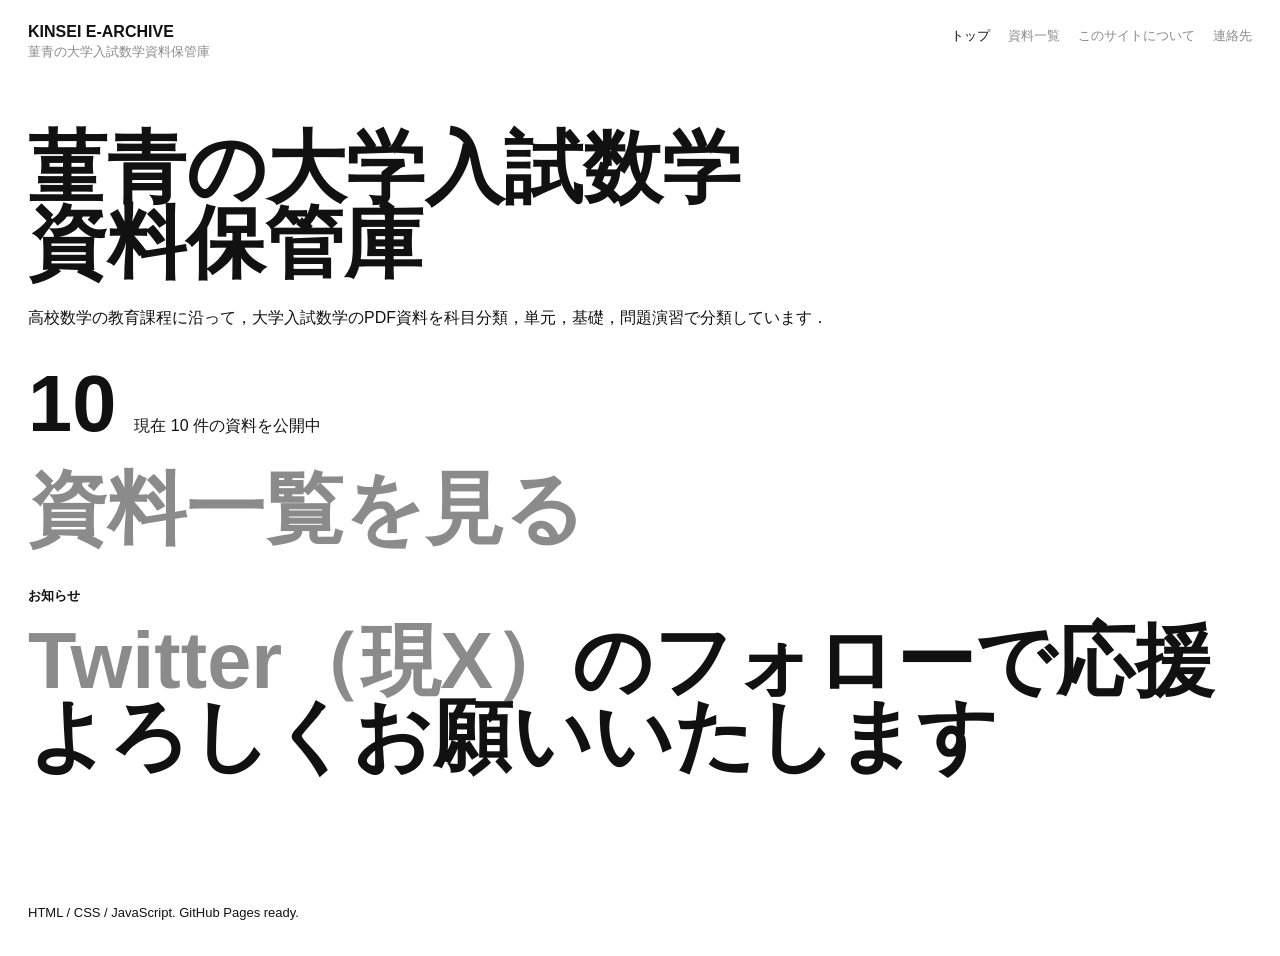
<file: index.html>
<!doctype html>
<html lang="ja">
  <head>
    <meta charset="utf-8">
    <meta name="viewport" content="width=device-width, initial-scale=1">
    <title>KINSEI E-ARCHIVE | 菫青の大学入試数学資料保管庫</title>
    <meta name="description" content="大学入試数学のPDF資料を整理して公開する資料保管庫です．">
    <link rel="stylesheet" href="./css/style.css?v=20260515-3">
    <script src="./js/materials.js?v=20260515-3" defer></script>
  </head>
  <body>
    <a class="skip-link" href="#main">本文へ移動</a>
    <header class="site-header">
      <a class="site-name" href="./index.html?v=20260515-3" aria-label="KINSEI E-ARCHIVE ホーム">
        <span>KINSEI E-ARCHIVE</span>
        <small>菫青の大学入試数学資料保管庫</small>
      </a>
      <nav class="site-nav" aria-label="主要ナビゲーション">
        <a class="is-active" href="./index.html?v=20260515-3">トップ</a>
        <a href="./materials.html?v=20260515-3">資料一覧</a>
        <a href="./about.html?v=20260515-3">このサイトについて</a>
        <a href="./contact.html?v=20260515-3">連絡先</a>
      </nav>
    </header>

    <main id="main" class="page-main">
      <section class="home-intro">
        <h1>菫青の大学入試数学<br>資料保管庫</h1>
        <p class="lead">
          高校数学の教育課程に沿って，大学入試数学のPDF資料を科目分類，単元，基礎，問題演習で分類しています．
        </p>
        <p class="count-line" aria-live="polite">
          <span id="homeMaterialCount">--</span>
          <span id="homeMaterialCountLabel">資料数を読み込み中</span>
        </p>
        <p class="primary-action">
          <a href="./materials.html?v=20260515-3">資料一覧を見る</a>
        </p>
      </section>

      <section class="news-section" aria-labelledby="news-title">
        <p class="section-label">お知らせ</p>
        <h2 id="news-title"><a href="https://x.com/_095y0" target="_blank" rel="noopener">Twitter（現X）</a>のフォローで応援よろしくお願いいたします</h2>
      </section>
    </main>

    <footer class="site-footer">
      <p>HTML / CSS / JavaScript. GitHub Pages ready.</p>
    </footer>
  </body>
</html>
</file>
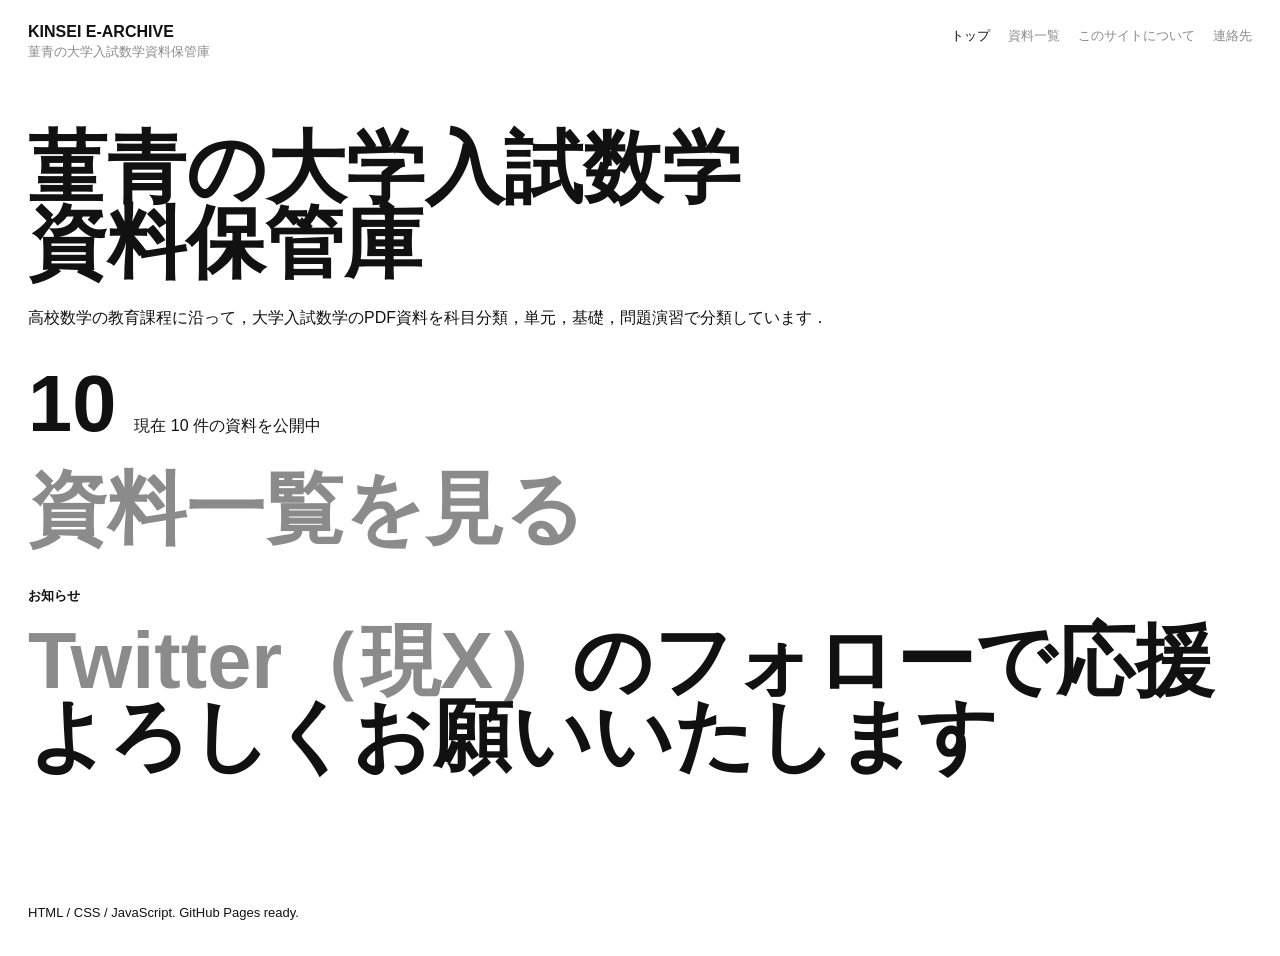
<file: standard/index.html>
<!doctype html>
<html lang="ja">
  <head>
    <meta charset="utf-8">
    <meta name="viewport" content="width=device-width, initial-scale=1">
    <title>菫青の大学入試数学資料保管庫</title>
    <link rel="canonical" href="../">
    <meta http-equiv="refresh" content="0; url=../">
    <script>window.location.replace("../");</script>
  </head>
  <body>
    <p><a href="../">菫青の大学入試数学資料保管庫へ移動します．</a></p>
  </body>
</html>
</file>
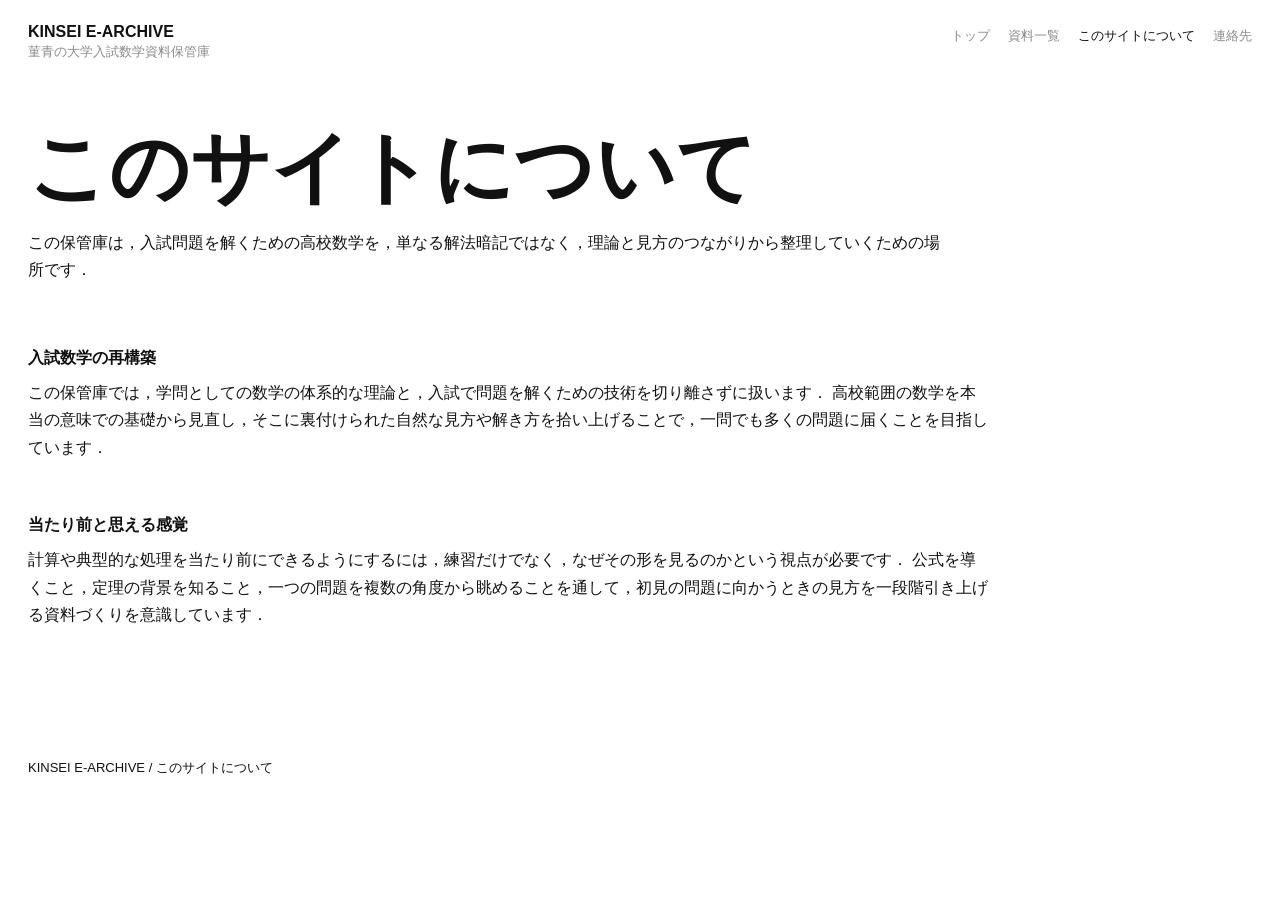
<file: about.html>
<!doctype html>
<html lang="ja">
  <head>
    <meta charset="utf-8">
    <meta name="viewport" content="width=device-width, initial-scale=1">
    <title>このサイトについて | KINSEI E-ARCHIVE</title>
    <meta name="description" content="菫青の大学入試数学資料保管庫の考え方と資料づくりの方針です．">
    <link rel="stylesheet" href="./css/style.css?v=20260515-3">
  </head>
  <body>
    <a class="skip-link" href="#main">本文へ移動</a>
    <header class="site-header">
      <a class="site-name" href="./index.html?v=20260515-3" aria-label="KINSEI E-ARCHIVE ホーム">
        <span>KINSEI E-ARCHIVE</span>
        <small>菫青の大学入試数学資料保管庫</small>
      </a>
      <nav class="site-nav" aria-label="主要ナビゲーション">
        <a href="./index.html?v=20260515-3">トップ</a>
        <a href="./materials.html?v=20260515-3">資料一覧</a>
        <a class="is-active" href="./about.html?v=20260515-3">このサイトについて</a>
        <a href="./contact.html?v=20260515-3">連絡先</a>
      </nav>
    </header>

    <main id="main" class="page-main">
      <section class="page-title">
        <h1>このサイトについて</h1>
        <p>この保管庫は，入試問題を解くための高校数学を，単なる解法暗記ではなく，理論と見方のつながりから整理していくための場所です．</p>
      </section>

      <section class="text-stack" aria-label="サイト説明">
        <article>
          <h2>入試数学の再構築</h2>
          <p>
            この保管庫では，学問としての数学の体系的な理論と，入試で問題を解くための技術を切り離さずに扱います．
            高校範囲の数学を本当の意味での基礎から見直し，そこに裏付けられた自然な見方や解き方を拾い上げることで，一問でも多くの問題に届くことを目指しています．
          </p>
        </article>
        <article>
          <h2>当たり前と思える感覚</h2>
          <p>
            計算や典型的な処理を当たり前にできるようにするには，練習だけでなく，なぜその形を見るのかという視点が必要です．
            公式を導くこと，定理の背景を知ること，一つの問題を複数の角度から眺めることを通して，初見の問題に向かうときの見方を一段階引き上げる資料づくりを意識しています．
          </p>
        </article>
      </section>
    </main>

    <footer class="site-footer">
      <p>KINSEI E-ARCHIVE / このサイトについて</p>
    </footer>
  </body>
</html>
</file>
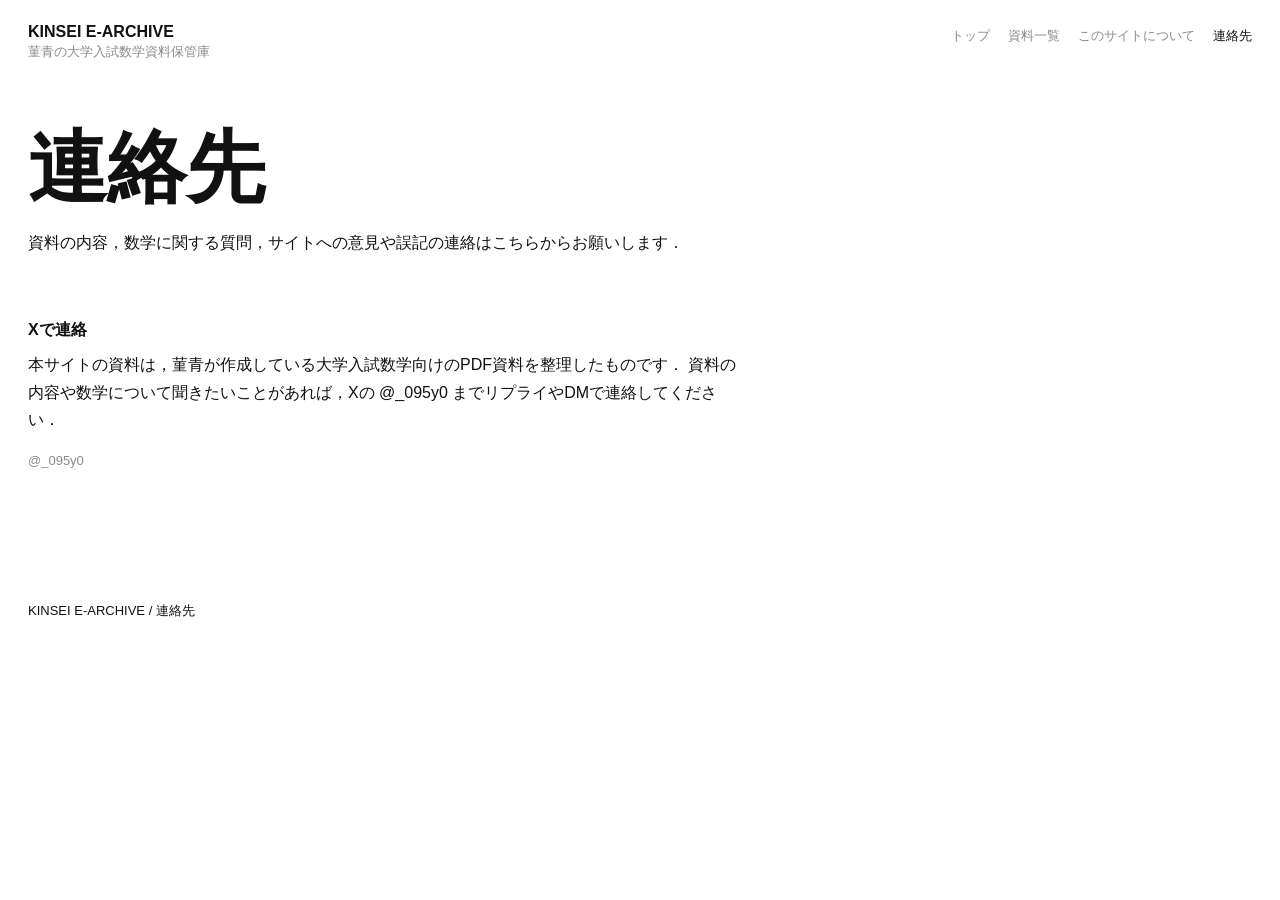
<file: contact.html>
<!doctype html>
<html lang="ja">
  <head>
    <meta charset="utf-8">
    <meta name="viewport" content="width=device-width, initial-scale=1">
    <title>連絡先 | KINSEI E-ARCHIVE</title>
    <meta name="description" content="菫青の大学入試数学資料保管庫への連絡先です．">
    <link rel="stylesheet" href="./css/style.css?v=20260515-3">
  </head>
  <body>
    <a class="skip-link" href="#main">本文へ移動</a>
    <header class="site-header">
      <a class="site-name" href="./index.html?v=20260515-3" aria-label="KINSEI E-ARCHIVE ホーム">
        <span>KINSEI E-ARCHIVE</span>
        <small>菫青の大学入試数学資料保管庫</small>
      </a>
      <nav class="site-nav" aria-label="主要ナビゲーション">
        <a href="./index.html?v=20260515-3">トップ</a>
        <a href="./materials.html?v=20260515-3">資料一覧</a>
        <a href="./about.html?v=20260515-3">このサイトについて</a>
        <a class="is-active" href="./contact.html?v=20260515-3">連絡先</a>
      </nav>
    </header>

    <main id="main" class="page-main">
      <section class="page-title">
        <h1>連絡先</h1>
        <p>資料の内容，数学に関する質問，サイトへの意見や誤記の連絡はこちらからお願いします．</p>
      </section>

      <section class="text-stack contact-stack" aria-label="連絡方法">
        <article>
          <h2>Xで連絡</h2>
          <p>
            本サイトの資料は，菫青が作成している大学入試数学向けのPDF資料を整理したものです．
            資料の内容や数学について聞きたいことがあれば，Xの @_095y0 までリプライやDMで連絡してください．
          </p>
          <a class="inline-action" href="https://x.com/_095y0" target="_blank" rel="noopener">@_095y0</a>
        </article>
      </section>
    </main>

    <footer class="site-footer">
      <p>KINSEI E-ARCHIVE / 連絡先</p>
    </footer>
  </body>
</html>
</file>
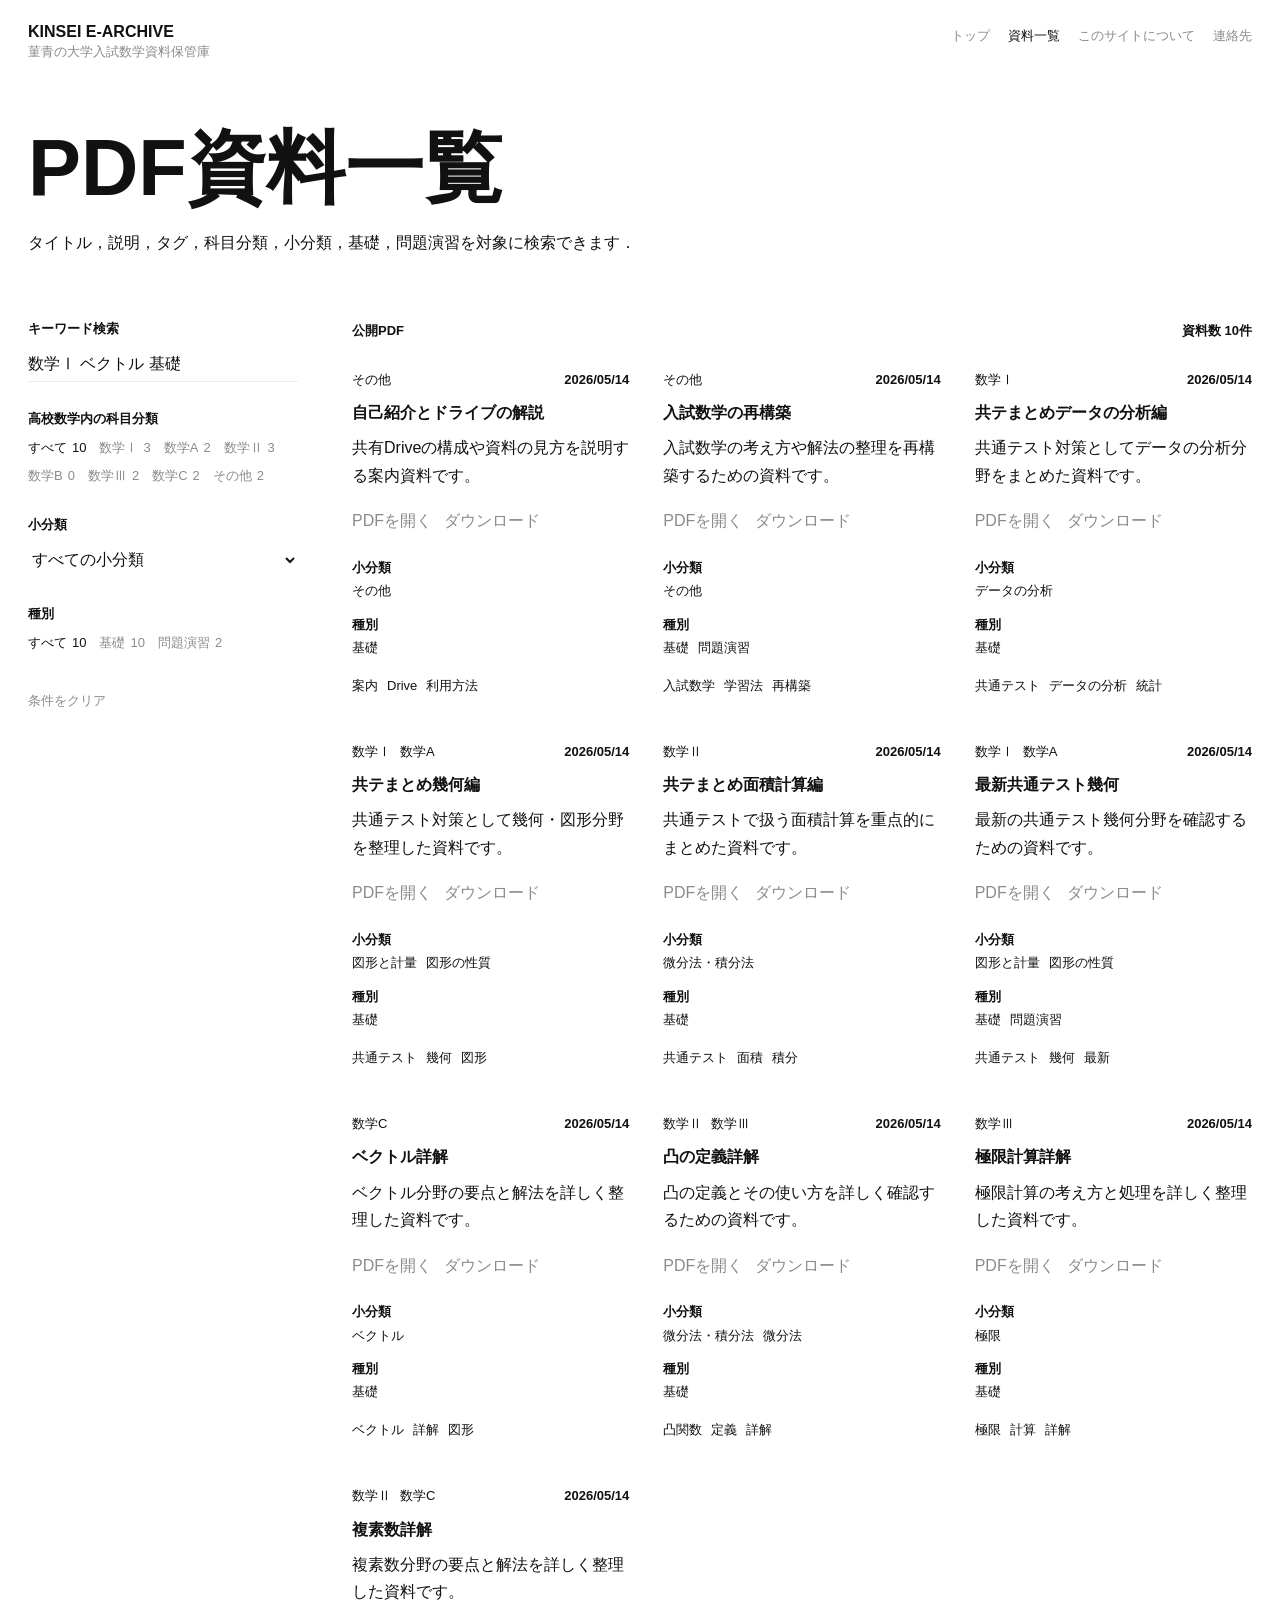
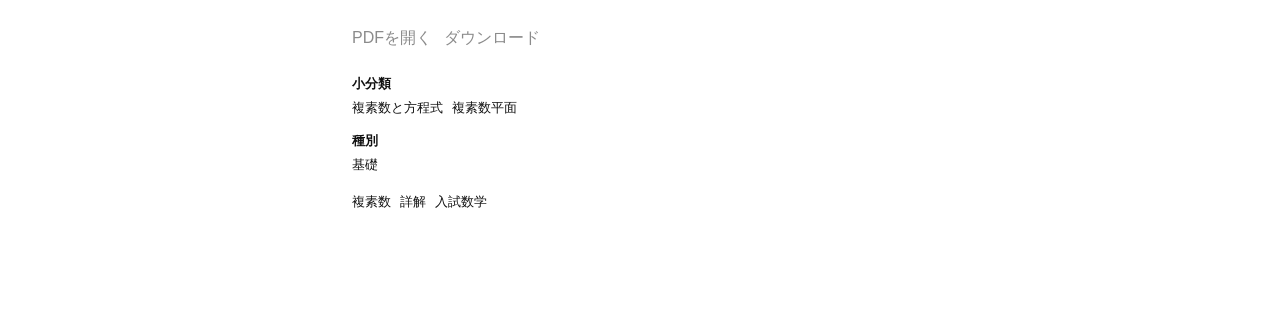
<file: materials.html>
<!doctype html>
<html lang="ja">
  <head>
    <meta charset="utf-8">
    <meta name="viewport" content="width=device-width, initial-scale=1">
    <title>資料一覧 | KINSEI E-ARCHIVE</title>
    <meta name="description" content="菫青の大学入試数学資料保管庫に公開されている数学PDF資料の一覧です．">
    <link rel="stylesheet" href="./css/style.css?v=20260515-3">
    <script src="./js/materials.js?v=20260515-3" defer></script>
  </head>
  <body>
    <a class="skip-link" href="#main">本文へ移動</a>
    <header class="site-header">
      <a class="site-name" href="./index.html?v=20260515-3" aria-label="KINSEI E-ARCHIVE ホーム">
        <span>KINSEI E-ARCHIVE</span>
        <small>菫青の大学入試数学資料保管庫</small>
      </a>
      <nav class="site-nav" aria-label="主要ナビゲーション">
        <a href="./index.html?v=20260515-3">トップ</a>
        <a class="is-active" href="./materials.html?v=20260515-3">資料一覧</a>
        <a href="./about.html?v=20260515-3">このサイトについて</a>
        <a href="./contact.html?v=20260515-3">連絡先</a>
      </nav>
    </header>

    <main id="main" class="page-main">
      <section class="page-title">
        <h1>PDF資料一覧</h1>
        <p>タイトル，説明，タグ，科目分類，小分類，基礎，問題演習を対象に検索できます．</p>
      </section>

      <section class="materials-layout" aria-label="資料検索と一覧">
        <aside class="filter-panel" aria-label="資料の絞り込み">
          <div class="field-group">
            <label for="keywordSearch">キーワード検索</label>
            <input id="keywordSearch" type="search" placeholder="数学Ⅰ ベクトル 基礎" autocomplete="off">
          </div>
          <div class="field-group">
            <p class="control-label" id="courseFilterLabel">高校数学内の科目分類</p>
            <div class="filter-buttons" id="courseFilter" role="group" aria-labelledby="courseFilterLabel"></div>
          </div>
          <div class="field-group">
            <label for="unitFilter">小分類</label>
            <select id="unitFilter">
              <option value="all">すべての小分類</option>
            </select>
          </div>
          <div class="field-group">
            <p class="control-label" id="typeFilterLabel">種別</p>
            <div class="filter-buttons compact" id="typeFilter" role="group" aria-labelledby="typeFilterLabel"></div>
          </div>
          <button class="text-button reset-button" id="resetFilters" type="button">条件をクリア</button>
        </aside>

        <section class="list-panel" aria-label="PDF資料一覧">
          <div class="list-toolbar">
            <p class="section-label">公開PDF</p>
            <p class="material-count" id="materialCount">読み込み中</p>
          </div>
          <div class="materials-grid" id="materialsList" aria-live="polite"></div>
          <p class="empty-message" id="emptyMessage" hidden>該当する資料がありません．キーワードや分類を変えてお試しください．</p>
        </section>
      </section>
    </main>
  </body>
</html>
</file>
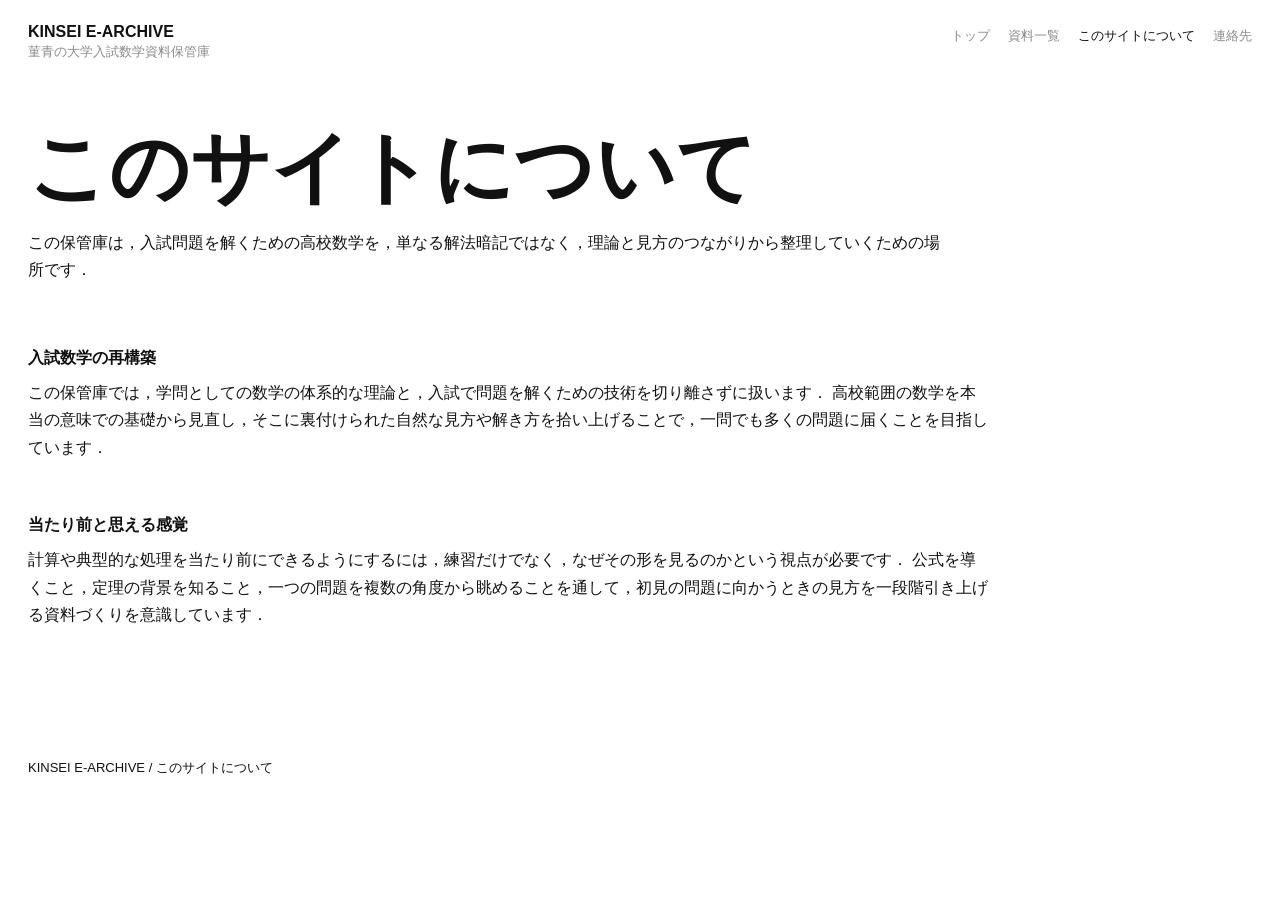
<file: standard/about.html>
<!doctype html>
<html lang="ja">
  <head>
    <meta charset="utf-8">
    <meta name="viewport" content="width=device-width, initial-scale=1">
    <title>このサイトについて | 菫青の大学入試数学資料保管庫</title>
    <link rel="canonical" href="../about.html">
    <meta http-equiv="refresh" content="0; url=../about.html">
    <script>window.location.replace("../about.html");</script>
  </head>
  <body>
    <p><a href="../about.html">このサイトについてへ移動します．</a></p>
  </body>
</html>
</file>
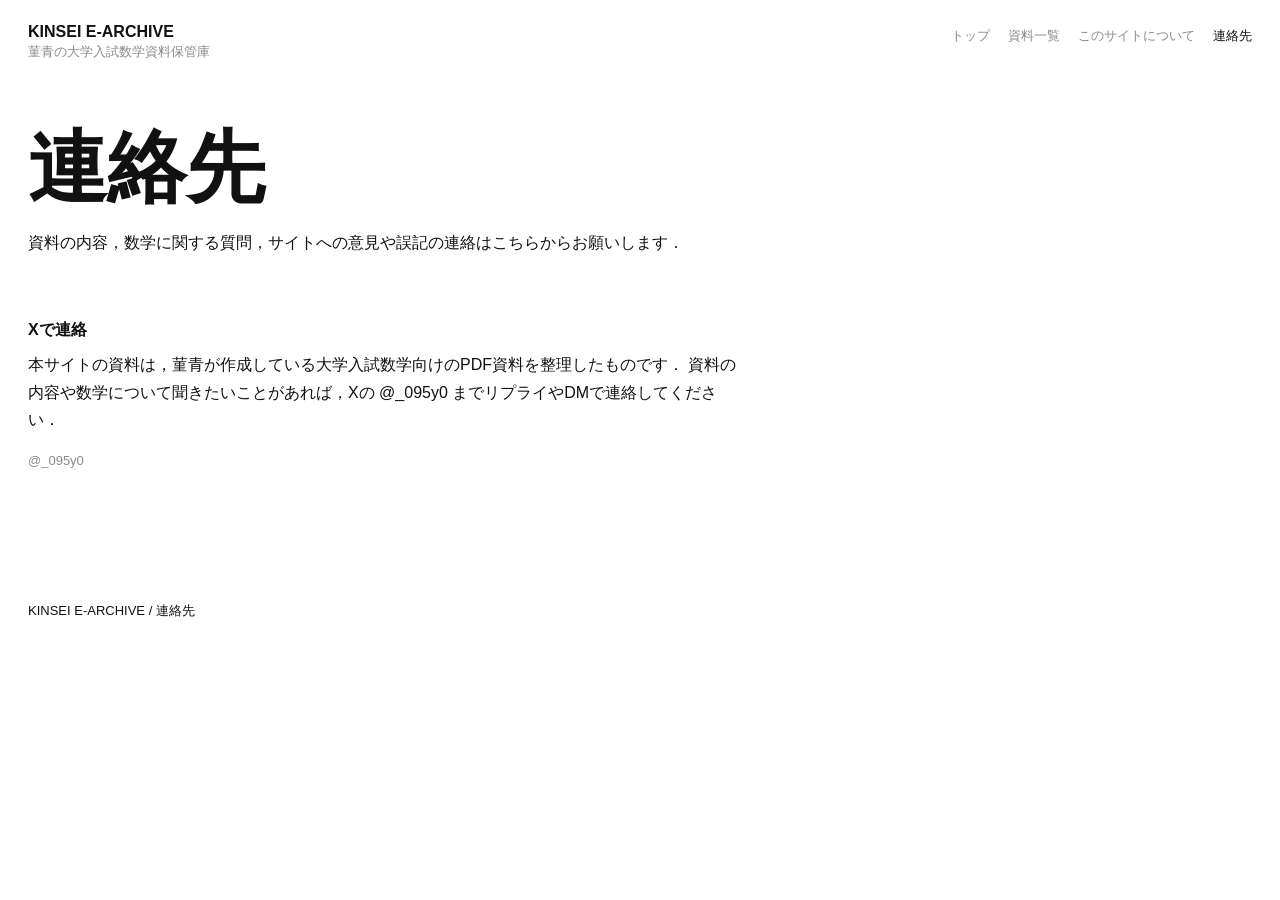
<file: standard/contact.html>
<!doctype html>
<html lang="ja">
  <head>
    <meta charset="utf-8">
    <meta name="viewport" content="width=device-width, initial-scale=1">
    <title>連絡先 | 菫青の大学入試数学資料保管庫</title>
    <link rel="canonical" href="../contact.html">
    <meta http-equiv="refresh" content="0; url=../contact.html">
    <script>window.location.replace("../contact.html");</script>
  </head>
  <body>
    <p><a href="../contact.html">連絡先へ移動します．</a></p>
  </body>
</html>
</file>
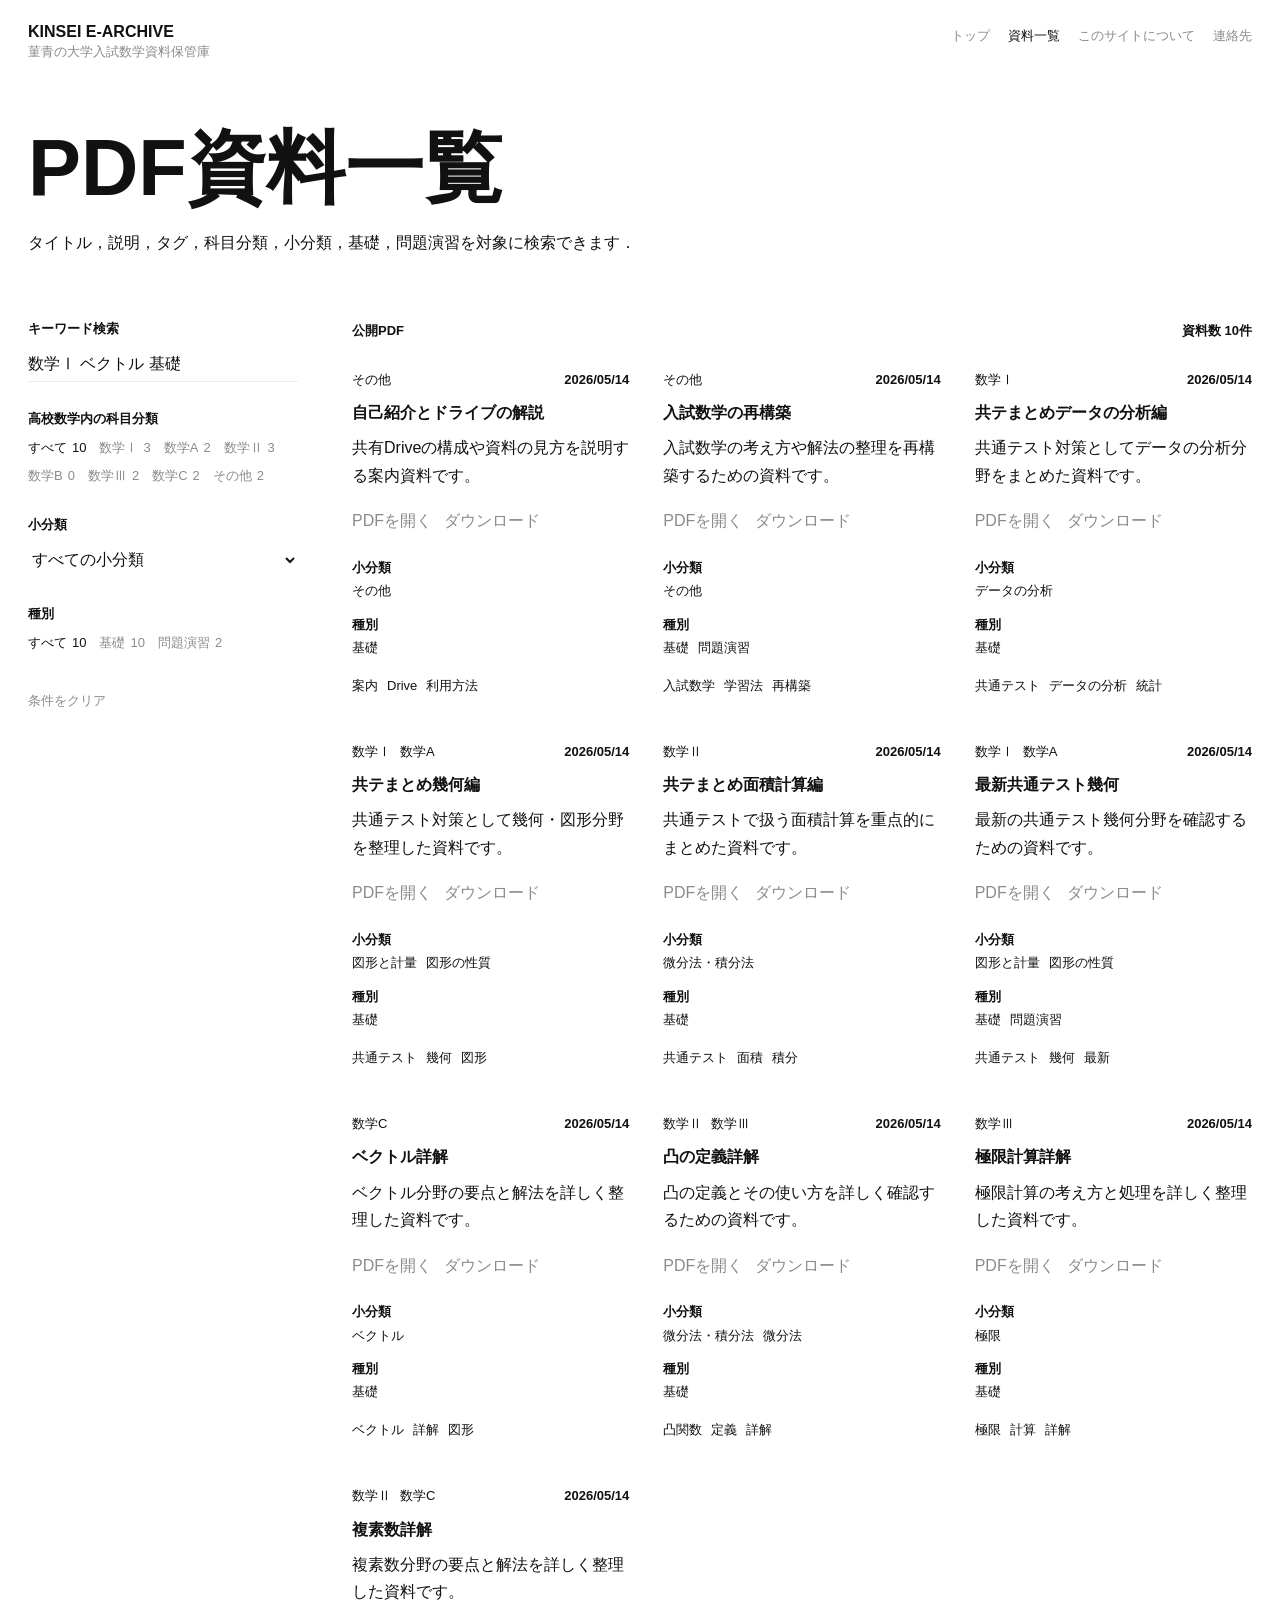
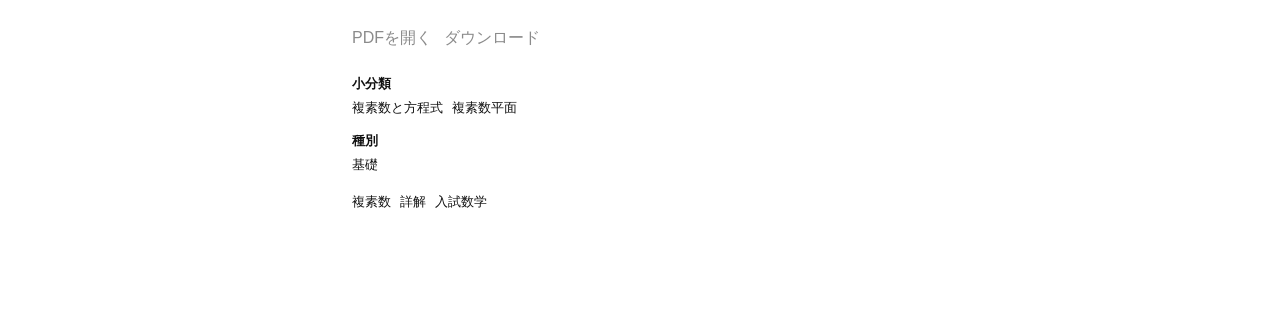
<file: standard/materials.html>
<!doctype html>
<html lang="ja">
  <head>
    <meta charset="utf-8">
    <meta name="viewport" content="width=device-width, initial-scale=1">
    <title>資料一覧 | 菫青の大学入試数学資料保管庫</title>
    <link rel="canonical" href="../materials.html">
    <meta http-equiv="refresh" content="0; url=../materials.html">
    <script>window.location.replace("../materials.html");</script>
  </head>
  <body>
    <p><a href="../materials.html">資料一覧へ移動します．</a></p>
  </body>
</html>
</file>
<file: css/style.css>
:root {
  --ink: #111111;
  --text: #111111;
  --muted: #111111;
  --link: #8b8b8b;
  --faint: #eeeeee;
  --paper: #ffffff;
  --focus: #5c5cff;
  --sans: "Helvetica Neue", Helvetica, Arial, Roboto, "Hiragino Sans", "Hiragino Kaku Gothic ProN", "Yu Gothic", "YuGothic", Meiryo, sans-serif;
  --mono: var(--sans);
  --type-display: clamp(42px, 6.2vw, 92px);
  --type-body: 16px;
  --type-small: 13px;
}

* {
  box-sizing: border-box;
}

html {
  background: var(--paper);
  color: var(--text);
}

body {
  min-height: 100vh;
  margin: 0;
  background: var(--paper);
  color: var(--text);
  font-family: var(--sans);
  font-size: var(--type-body);
  font-weight: 400;
  line-height: 1.72;
}

a {
  color: var(--link);
  cursor: pointer;
  text-decoration: none;
  transition: color 150ms ease, opacity 150ms ease;
}

a:hover,
a:active,
a.is-active {
  color: var(--ink);
}

button,
input,
select {
  font: inherit;
}

button,
select {
  cursor: pointer;
}

input {
  cursor: text;
}

a:focus-visible,
button:focus-visible,
input:focus-visible,
select:focus-visible {
  outline: 2px solid var(--focus);
  outline-offset: 4px;
}

.skip-link {
  position: fixed;
  top: 10px;
  left: 10px;
  z-index: 100;
  padding: 8px 10px;
  color: var(--paper);
  background: var(--ink);
  transform: translateY(-140%);
}

.skip-link:focus {
  transform: translateY(0);
}

.site-header {
  display: grid;
  grid-template-columns: minmax(220px, 1fr) auto;
  gap: 24px;
  align-items: start;
  padding: 22px 28px 10px;
}

.site-name {
  display: grid;
  width: fit-content;
  gap: 0;
  color: var(--ink);
}

.site-name span {
  font-size: var(--type-body);
  font-weight: 700;
  line-height: 1.2;
}

.site-name small {
  color: var(--link);
  font-size: var(--type-small);
  font-weight: 400;
}

.site-name:hover small {
  color: var(--ink);
}

.site-nav {
  display: flex;
  flex-wrap: wrap;
  justify-content: flex-end;
  gap: 18px;
  color: var(--link);
  font-size: var(--type-small);
}

.site-nav a {
  display: inline-flex;
  min-height: 28px;
  align-items: center;
}

.page-main {
  width: min(1460px, 100%);
  margin: 0 auto;
  padding: 56px 28px 96px;
}

.page-title {
  max-width: 920px;
}

.home-intro {
  max-width: 1280px;
}

.kicker,
.section-label,
.control-label,
.field-group label,
.meta-label {
  margin: 0;
  color: var(--muted);
  font-size: var(--type-small);
  font-weight: 700;
  line-height: 1.4;
}

.home-intro h1,
.page-title h1 {
  margin: 0 0 24px;
  color: var(--ink);
  font-size: var(--type-display);
  font-weight: 700;
  line-height: 0.95;
}

.lead,
.page-title p,
.home-index p,
.text-stack p,
.material-card p,
.empty-message {
  margin: 0;
  color: var(--muted);
  font-size: var(--type-body);
  font-weight: 400;
}

.count-line {
  display: flex;
  flex-wrap: wrap;
  gap: 18px;
  margin: 34px 0 0;
  align-items: baseline;
  color: var(--muted);
}

.count-line span:first-child {
  color: var(--ink);
  font-family: var(--sans);
  font-size: var(--type-display);
  font-weight: 700;
  line-height: 0.95;
}

.count-emphasis {
  display: inline-block;
  margin: 0 0.12em;
  color: var(--ink);
  font-size: var(--type-display);
  font-weight: 700;
  line-height: 0.95;
}

.primary-action {
  margin: 30px 0 0;
}

.primary-action a {
  display: inline-flex;
  font-size: var(--type-display);
  font-weight: 700;
  line-height: 0.95;
}

.primary-action a,
.inline-action,
.material-link,
.text-button {
  color: var(--link);
  text-decoration: none;
}

.primary-action a:hover,
.inline-action:hover,
.material-link:hover,
.text-button:hover,
.primary-action a:active,
.inline-action:active,
.material-link:active,
.text-button:active {
  color: var(--ink);
}

.home-index {
  display: grid;
  grid-template-columns: 1fr 1.4fr;
  gap: 32px;
  margin-top: 118px;
}

.plain-list {
  display: flex;
  flex-wrap: wrap;
  gap: 7px 18px;
  margin: 8px 0 0;
  padding: 0;
  color: var(--text);
  list-style: none;
}

.mono {
  font-family: var(--sans);
  font-size: var(--type-body);
  font-weight: 700;
}

.materials-layout {
  display: grid;
  grid-template-columns: 270px minmax(0, 1fr);
  gap: 54px;
  margin-top: 64px;
}

.filter-panel {
  position: sticky;
  top: 24px;
  align-self: start;
}

.field-group {
  display: grid;
  gap: 9px;
  margin-bottom: 28px;
}

input,
select {
  width: 100%;
  min-height: 34px;
  padding: 0;
  border: 0;
  border-radius: 0;
  color: var(--text);
  background: transparent;
  outline: 0;
}

input {
  border-bottom: 1px solid var(--faint);
}

input::placeholder {
  color: var(--ink);
  opacity: 1;
}

select {
  color: var(--ink);
}

select:hover,
select:focus,
input:hover,
input:focus {
  color: var(--ink);
  border-color: var(--ink);
}

.filter-buttons {
  display: flex;
  flex-wrap: wrap;
  gap: 6px 13px;
}

.filter-button,
.text-button {
  display: inline-flex;
  gap: 5px;
  align-items: baseline;
  padding: 0;
  border: 0;
  color: var(--link);
  background: transparent;
  font-size: var(--type-small);
  font-weight: 400;
  text-align: left;
  transition: color 150ms ease;
}

.filter-button:hover,
.filter-button:active,
.filter-button.is-selected,
.text-button:hover,
.text-button:active {
  color: var(--ink);
}

.filter-count {
  color: inherit;
  font-family: var(--sans);
  font-size: var(--type-small);
  font-weight: 700;
}

.reset-button {
  margin-top: 8px;
}

.list-toolbar {
  display: flex;
  align-items: baseline;
  justify-content: space-between;
  gap: 20px;
  margin-bottom: 26px;
}

.material-count {
  margin: 0;
  color: var(--muted);
  font-family: var(--sans);
  font-size: var(--type-small);
  font-weight: 700;
}

.materials-grid {
  display: grid;
  grid-template-columns: repeat(3, minmax(0, 1fr));
  gap: 44px 34px;
}

.material-card {
  display: grid;
  min-width: 0;
  gap: 11px;
  align-content: start;
}

.material-topline {
  display: flex;
  min-width: 0;
  flex-wrap: wrap;
  gap: 8px 12px;
  align-items: baseline;
  justify-content: space-between;
}

.material-topline time {
  color: var(--muted);
  font-family: var(--sans);
  font-size: var(--type-small);
  font-weight: 700;
}

.material-card h3 {
  margin: 0;
  color: var(--text);
  font-size: var(--type-body);
  font-weight: 700;
  line-height: 1.32;
  transition: color 150ms ease;
}

.material-card:hover h3 {
  color: var(--ink);
}

.card-actions {
  display: flex;
  flex-wrap: wrap;
  gap: 12px;
  margin-top: 7px;
}

.material-link {
  display: inline-flex;
  min-height: 28px;
  align-items: center;
  font-size: var(--type-small);
}

.classification-grid {
  display: grid;
  gap: 7px;
  margin-top: 7px;
}

.pill-row,
.tag-list {
  display: flex;
  min-width: 0;
  flex-wrap: wrap;
  gap: 4px 9px;
}

.course-pill,
.unit-pill,
.type-pill,
.tag-pill {
  color: var(--muted);
  font-size: var(--type-small);
  font-weight: 400;
}

.classification-button {
  display: inline-flex;
  align-items: baseline;
  padding: 0;
  border: 0;
  color: var(--link);
  background: transparent;
  text-align: left;
  cursor: pointer;
  transition: color 150ms ease;
}

.classification-button:hover,
.classification-button:active {
  color: var(--ink);
}

.course-row .course-pill {
  color: var(--link);
}

.tag-list {
  margin-top: 4px;
}

.empty-message {
  margin-top: 40px;
}

.text-stack {
  display: grid;
  max-width: 960px;
  gap: 54px;
  margin-top: 64px;
}

.text-stack article {
  display: grid;
  gap: 10px;
}

.text-stack h2 {
  margin: 0;
  color: var(--ink);
  font-size: var(--type-body);
  font-weight: 700;
  line-height: 1.3;
}

.contact-stack {
  max-width: 720px;
}

.inline-action {
  width: fit-content;
  margin-top: 6px;
  font-family: var(--sans);
  font-size: var(--type-small);
}

.site-footer {
  padding: 32px 28px;
}

.site-footer p {
  margin: 0;
  color: var(--muted);
  font-size: var(--type-small);
}

.news-section {
  display: grid;
  max-width: 1280px;
  gap: 18px;
  margin-top: 40px;
}

.news-section h2 {
  margin: 0;
  color: var(--ink);
  font-size: var(--type-display);
  font-weight: 700;
  line-height: 0.95;
  max-width: 100%;
}

@media (max-width: 1080px) {
  .materials-grid {
    grid-template-columns: repeat(2, minmax(0, 1fr));
  }

  .home-index {
    grid-template-columns: 1fr;
    margin-top: 84px;
  }

  .news-section {
    margin-top: 34px;
  }
}

@media (max-width: 780px) {
  :root {
    --type-display: clamp(40px, 14vw, 72px);
  }

  .site-header {
    grid-template-columns: 1fr;
    gap: 16px;
    padding: 18px 18px 8px;
  }

  .site-nav {
    justify-content: flex-start;
    gap: 14px;
  }

  .page-main {
    padding: 48px 18px 78px;
  }

  .materials-layout {
    grid-template-columns: 1fr;
    gap: 42px;
    margin-top: 48px;
  }

  .filter-panel {
    position: static;
  }

  .materials-grid {
    grid-template-columns: 1fr;
    gap: 42px;
  }

  .list-toolbar {
    align-items: flex-start;
    flex-direction: column;
    gap: 4px;
  }
}
</file>
